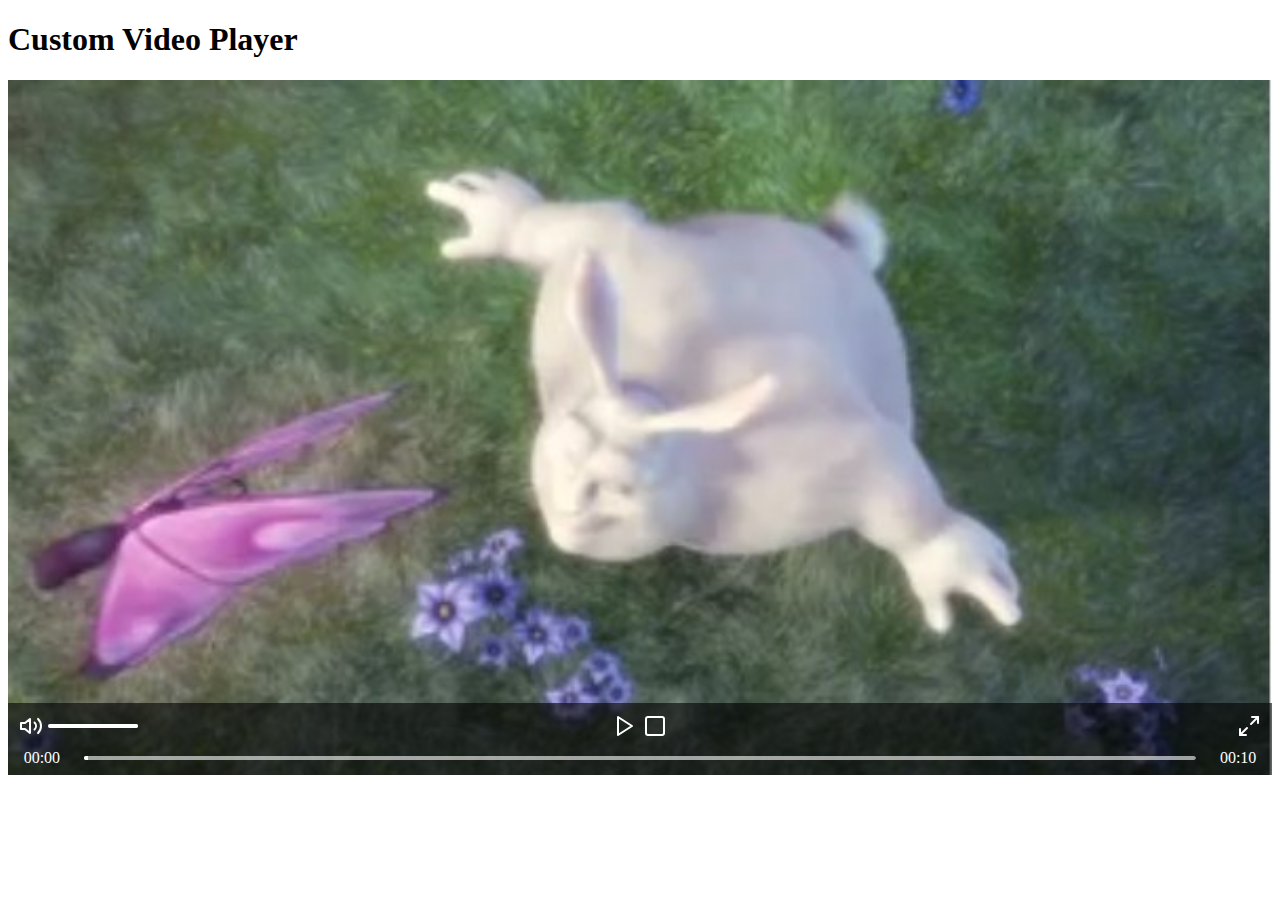
<file: 01.Custom_video_player/index.html>
<!DOCTYPE html>

<html lang="en">
<head>
    <meta charset="UTF-8">
    <meta name="viewport" content="width=device-width, initial-scale=1, shrink-to-fit=no">
    <link rel="stylesheet" href="styles/styles.css">
    <title>Custom Video Player</title>
</head>
<body>
<section>
    <h1>Custom Video Player</h1>
    <div id="video-wrapper"></div>
</section>

<script src="scripts/video.js"></script>
<script src="scripts/index.js"></script>

</body>
</html>
</file>
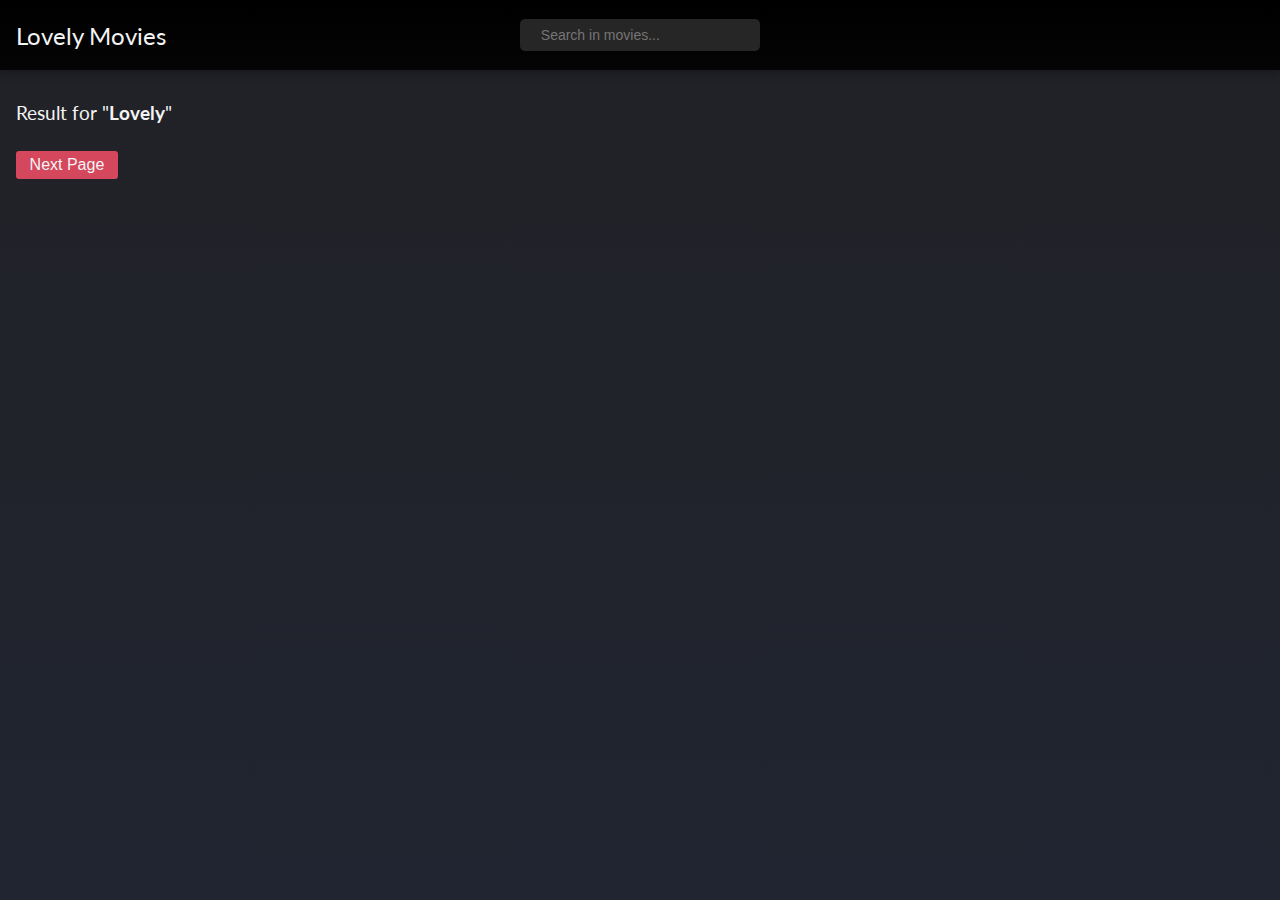
<file: 02.Lovely_movies/index.html>
<!DOCTYPE html>
<html lang="en">
<head>
    <meta charset="UTF-8">
    <meta name="viewport" content="width=device-width, initial-scale=1, shrink-to-fit=no">
    <link href="https://fonts.googleapis.com/css?family=Lato:300,400,400i,700&display=swap" rel="stylesheet">
    <link rel="stylesheet" href="styles/style.css">
    <title>Lovely Movies</title>
    <!--    http://www.omdbapi.com/?s=irishman&apiKey=3ef4ab9e -->
</head>
<body>
<header class="main-header">
    <h1 class="main-header__branding">Lovely Movies</h1>
    <div class="main-header__search">
        <span class="loader"></span>
        <input type="search" placeholder="Search in movies..."
               autocomplete="off" id="search">
    </div>
</header>
<main class="content">
    <section class="content__result">
        <h3>Result for "<strong id="search-trend">Lovely</strong>"&nbsp;<span id="page-number"></span></h3>
        <span class="loader"></span>
        <div class="content__result__list" id="result-wrapper"></div>
        <button class="content__result__next-btn" id="next-btn">Next Page</button>
    </section>
    <section class="movie-details" id="id-details-wrapper">
        <span class="movie-details__close">×</span>
    </section>
</main>
<footer class="main-footer"></footer>
<script src="scripts/services.js"></script>
<script src="scripts/index.js"></script>
</body>
</html>
</file>
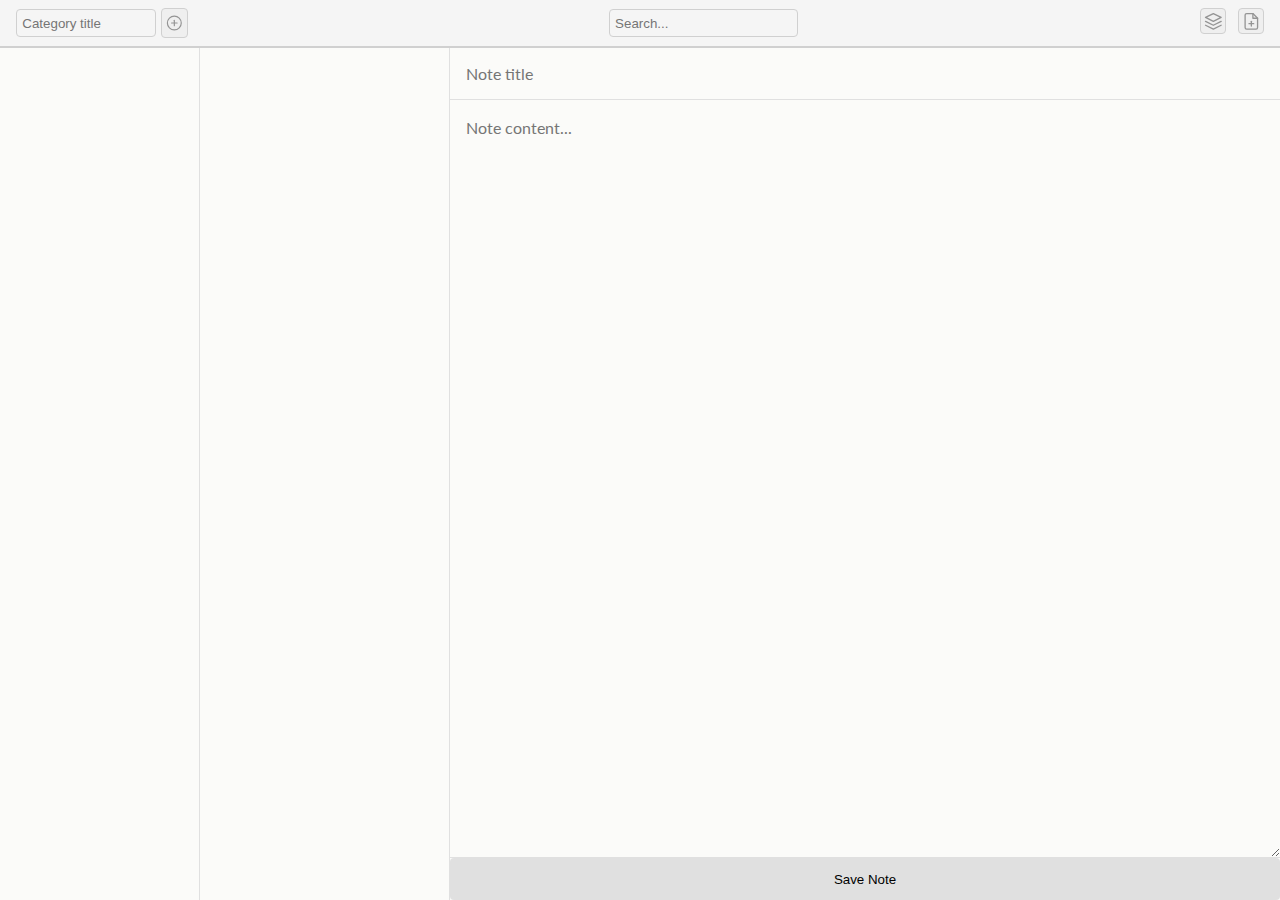
<file: 03.Notes_App/index.html>
<!DOCTYPE html>
<html lang="en">
<head>
    <meta charset="UTF-8">
    <meta name="viewport" content="width=device-width, initial-scale=1, shrink-to-fit=no">
    <link rel="stylesheet" href="styles/styles.css">
    <link href="https://fonts.googleapis.com/css?family=Lato:300,400,400i,700&display=swap" rel="stylesheet">
    <title>Notes App</title>
</head>
<body>
<div id="note-app">
    <header class="toolbox">
        <form id="add-category-form">
            <div class="input-field">
                <input type="text" placeholder="Category title">
            </div>
            <button type="submit"
                    class="icon-button toolbox__btn"
                    title="Add New Category">
                <svg viewBox="0 0 24 24" fill="none" stroke="currentColor"
                     stroke-width="2" stroke-linecap="round" stroke-linejoin="round">
                    <circle cx="12" cy="12" r="10"></circle>
                    <line x1="12" y1="8" x2="12" y2="16"></line>
                    <line x1="8" y1="12" x2="16" y2="12"></line>
                </svg>
            </button>
        </form>

        <div class="input-field">
            <span class="icon"></span>
            <input type="search" placeholder="Search..." id="search-input">
        </div>

        <div class="actions">
            <button class="icon-button toolbox__btn"
                    title="Show All Notes"
                    id="show-all-notes">
                <svg viewBox="0 0 24 24" fill="none" stroke="currentColor"
                     stroke-width="2" stroke-linecap="round" stroke-linejoin="round">
                    <polygon points="12 2 2 7 12 12 22 7 12 2"></polygon>
                    <polyline points="2 17 12 22 22 17"></polyline>
                    <polyline points="2 12 12 17 22 12"></polyline>
                </svg>

            </button>
            <button class="icon-button toolbox__btn"
                    title="Add New Note"
                    id="new-note-btn">
                <svg viewBox="0 0 24 24" fill="none" stroke="currentColor"
                     stroke-width="2" stroke-linecap="round" stroke-linejoin="round">
                    <path d="M14 2H6a2 2 0 0 0-2 2v16a2 2 0 0 0 2 2h12a2 2 0 0 0 2-2V8z"></path>
                    <polyline points="14 2 14 8 20 8"></polyline>
                    <line x1="12" y1="18" x2="12" y2="12"></line>
                    <line x1="9" y1="15" x2="15" y2="15"></line>
                </svg>
            </button>
        </div>
    </header>
    <main>
        <section id="categories-list"></section>

        <section id="notes-list"></section>

        <section id="note-editor">
            <form id="note-add-edit-form">
                <input type="text" name="note-title"
                       autocomplete="off"
                       placeholder="Note title"/>
                <textarea name="note-content" id="note-content" placeholder="Note content..."></textarea>
                <button type="submit">Save Note</button>
            </form>
        </section>

    </main>
</div>
<script src="scripts/note.js"></script>
<script src="scripts/note-dom-helper.js"></script>
<script src="scripts/index.js"></script>
</body>
</html>
</file>
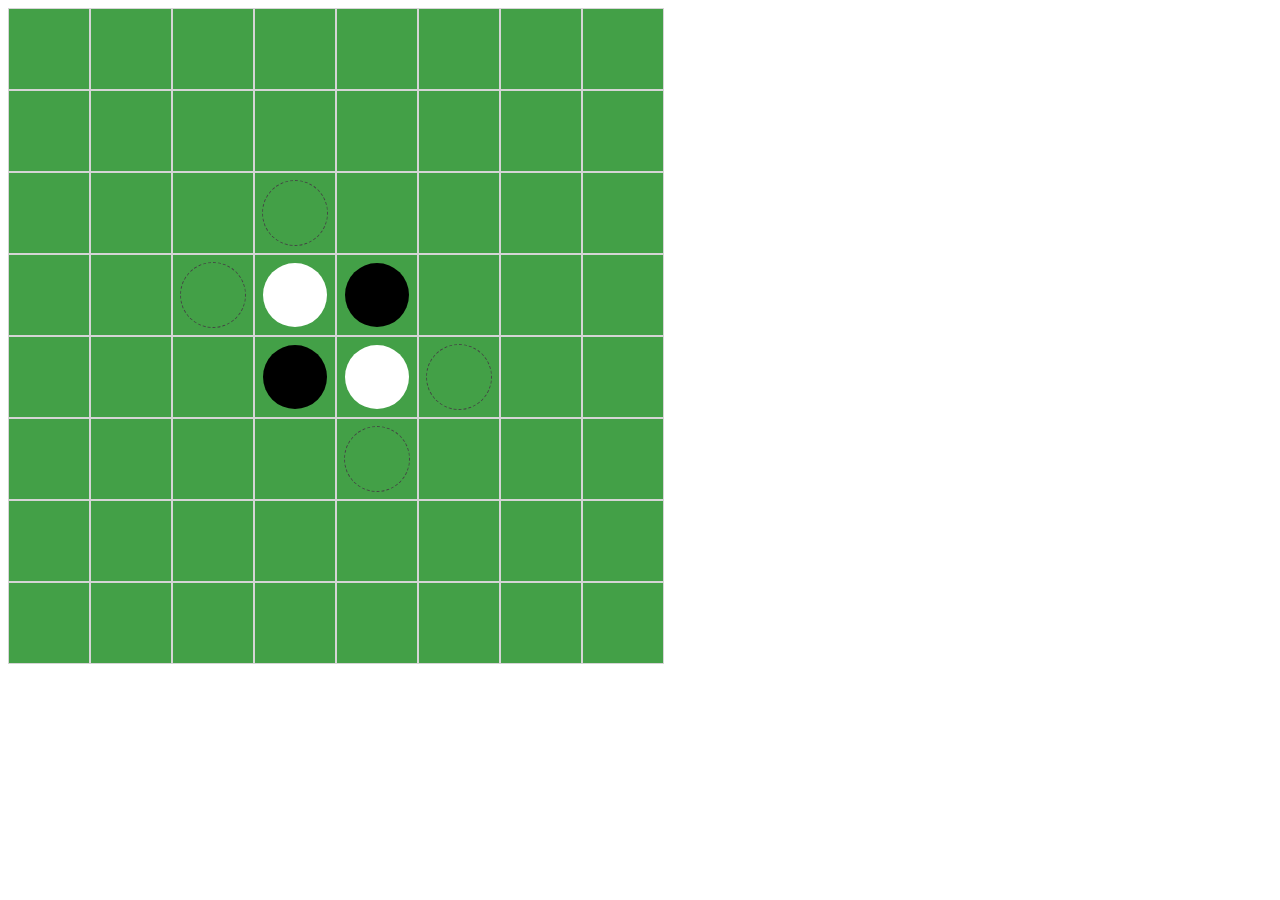
<file: 04.Othello_board_game/index.html>
<!DOCTYPE html>
<html lang="en">
<head>
    <meta charset="UTF-8">
    <meta name="viewport" content="width=device-width, initial-scale=1, shrink-to-fit=no">
    <title>Othello Board Game</title>
</head>
<body>
<section>
    <div id="othello"></div>
    <div id="result"></div>

</section>
<script src="scripts/cell.js"></script>
<script src="scripts/board.js"></script>
<script src="scripts/index.js"></script>
</body>
</html>
</file>
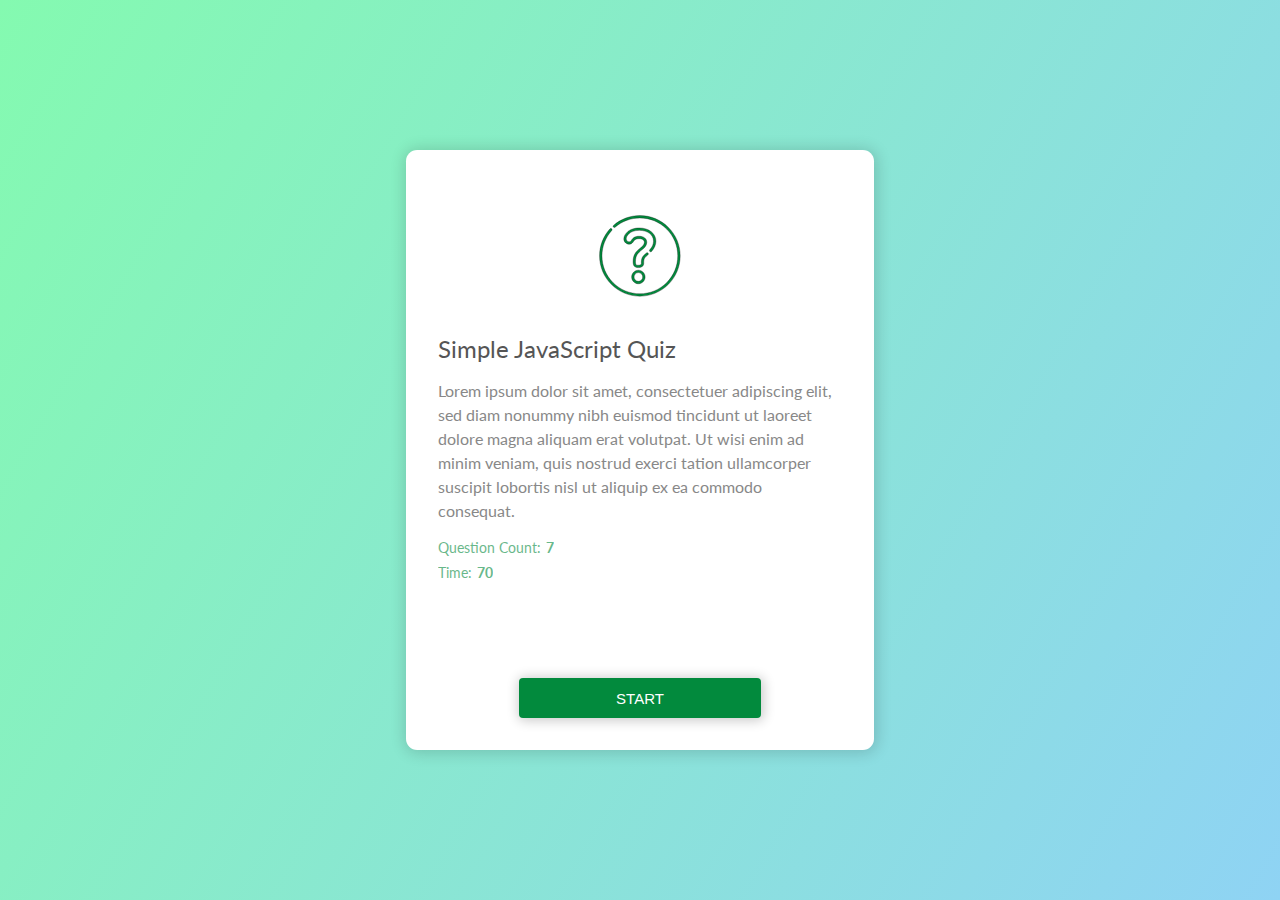
<file: 05.Quiz_app/index.html>
<!DOCTYPE html>
<html lang="en">
<head>
    <meta charset="UTF-8">
    <meta name="viewport" content="width=device-width, initial-scale=1, shrink-to-fit=no">
    <link href="https://fonts.googleapis.com/css?family=Lato:300,400,400i,700&display=swap" rel="stylesheet">
    <link rel="stylesheet" href="styles/styles.css">
    <title>Simple Quiz</title>
</head>
<body>
<div id="quiz-app">

    <section class="center-card quiz-details" id="quiz-details">
        <div class="quiz-details__question-icon">
            <svg viewBox="-10 -10 540 540" width="85px" height="85px">
                <path d="m437.019531 74.980469c-48.351562-48.351563-112.640625-74.980469-181.019531-74.980469-61.554688 0-121.039062 22.160156-167.5 62.402344-3.175781 2.75-3.519531 7.554687-.769531 10.726562 2.75 3.175782 7.550781 3.519532 10.726562.769532 43.695313-37.847657 99.644531-58.691407 157.542969-58.691407 64.316406 0 124.785156 25.046875 170.265625 70.527344s70.527344 105.949219 70.527344 170.265625-25.046875 124.785156-70.527344 170.265625-105.949219 70.527344-170.265625 70.527344-124.785156-25.046875-170.265625-70.527344-70.527344-105.949219-70.527344-170.265625c0-59.824219 22.082031-117.175781 62.183594-161.484375 2.816406-3.113281 2.574219-7.921875-.539063-10.742187-3.113281-2.816407-7.921874-2.578126-10.738281.539062-42.632812 47.109375-66.113281 108.082031-66.113281 171.6875 0 68.378906 26.628906 132.667969 74.980469 181.019531 48.351562 48.351563 112.640625 74.980469 181.019531 74.980469s132.667969-26.628906 181.019531-74.980469c48.351563-48.351562 74.980469-112.640625 74.980469-181.019531s-26.628906-132.667969-74.980469-181.019531zm0 0"/>
                <path d="m246.332031 347.125c-23.480469 0-42.585937 19.3125-42.585937 43.046875s19.105468 43.046875 42.585937 43.046875c11.527344 0 22.382813-4.585938 30.566407-12.917969 7.929687-8.074219 12.480468-19.054687 12.480468-30.128906 0-11.378906-4.511718-22.15625-12.699218-30.347656-8.191407-8.1875-18.96875-12.699219-30.347657-12.699219zm0 70.886719c-15.097656 0-27.378906-12.488281-27.378906-27.839844s12.28125-27.839844 27.378906-27.839844c15.089844 0 27.835938 12.75 27.835938 27.839844s-12.746094 27.839844-27.835938 27.839844zm0 0"/>
                <path d="m319.605469 228.371094c3.167969 2.765625 7.96875 2.4375 10.730469-.726563 18.324218-20.992187 27.617187-42.96875 27.617187-65.316406 0-23.566406-10.585937-44.929687-29.804687-60.152344-19.320313-15.300781-45.539063-23.386719-75.828126-23.386719-37.46875 0-60.644531 12.648438-73.484374 23.257813-15.527344 12.828125-24.800782 30.03125-24.800782 46.015625 0 10.390625 4.253906 19.542969 11.980469 25.773438 6.359375 5.128906 14.828125 8.070312 23.242187 8.070312 14.496094 0 20.851563-9.371094 25.957032-16.902344 6.46875-9.535156 12.574218-18.542968 35.71875-18.542968 7.933594 0 33.820312 1.710937 33.820312 23.695312 0 16.59375-15.339844 28.371094-28.875 38.761719-3.34375 2.5625-6.5 4.988281-9.445312 7.488281-15.585938 13.433594-33.480469 34.183594-33.480469 75.726562 0 23.074219 5.597656 38.445313 32.921875 38.445313 12.101562 0 21.238281-2.742187 27.15625-8.148437 4.96875-4.539063 7.597656-10.878907 7.597656-18.335938 0-22.414062 0-33.664062 22.859375-51.542969l.390625-.304687c1.007813-.785156 2.171875-1.695313 3.453125-2.730469 3.269531-2.636719 3.78125-7.421875 1.144531-10.691406-2.636718-3.269531-7.421874-3.78125-10.691406-1.144531-1.214844.980468-2.3125 1.835937-3.261718 2.578124l-.402344.3125c-27.367188 21.40625-28.699219 37.292969-28.699219 63.527344 0 3.371094 0 11.273438-19.546875 11.273438-9.546875 0-12.453125-1.996094-13.917969-3.738282-2.554687-3.035156-3.796875-9.414062-3.796875-19.5 0-35.160156 14.257813-52.1875 28.15625-64.167968 2.621094-2.222656 5.632813-4.535156 8.824219-6.984375 15.511719-11.910157 34.824219-26.734375 34.824219-50.824219 0-23.632812-19.246094-38.902344-49.03125-38.902344-31.203125 0-41.085938 14.574219-48.304688 25.214844-4.933594 7.277344-7.183594 10.230469-13.371094 10.230469-8.042968 0-20.011718-4.964844-20.011718-18.636719 0-8.878906 5.0625-22.550781 19.277344-34.292969 10.921874-9.019531 30.851562-19.777343 63.800781-19.777343 53.242187 0 90.421875 28.101562 90.421875 68.335937 0 18.5625-8.027344 37.171875-23.863282 55.316406-2.765624 3.164063-2.4375 7.964844.722657 10.726563zm0 0"/>
            </svg>
        </div>
        <h2 class="quiz-details__title"></h2>
        <p class="quiz-details__description"></p>
        <div class="quiz-details__meta --qc">
            <span>Question Count:</span><strong>--</strong>
        </div>
        <div class="quiz-details__meta --t">
            <span>Time:</span><strong>--</strong>
        </div>

        <div class="quiz-details__start-btn-wrapper">
            <button class="default-btn quiz-details__start-btn">
                Start
            </button>
        </div>
    </section>

    <section class="center-card questions-card" id="questions-card">
        <div class="questions-card__progress-wrapper">
            <span class="questions-card__q-count">Question 0/0</span>
            <span class="questions-card__remaining-time">00:00</span>
            <div class="questions-card__progress"><span class="--value"></span></div>
        </div>
        <p class="questions-card__q-title" id="question-title" data-qn="Q 1:"></p>

        <div class="question-card__options">
            <div class="question-card__option __one">
                <input type="radio" name="question-option" id="option-one" value="0"/>
                <label class="question-card__option__value" for="option-one"></label>
            </div>
            <div class="question-card__option __two">
                <input type="radio" name="question-option" id="option-two" value="1"/>
                <label class="question-card__option__value"
                       for="option-two"></label>
            </div>
            <div class="question-card__option __three">
                <input type="radio" name="question-option" id="option-three" value="2"/>
                <label class="question-card__option__value"
                       for="option-three"></label>
            </div>
            <div class="question-card__option __four">
                <input type="radio" name="question-option" id="option-four" value="3"/>
                <label class="question-card__option__value"
                       for="option-four"></label>
            </div>
        </div>

        <div class="question-card-buttons">
            <button class="default-btn question-card-buttons__stop"
                    id="stop-btn">STOP
            </button>
            <button class="default-btn question-card-buttons__next"
                    id="next-btn">NEXT
            </button>
        </div>
    </section>

    <section class="center-card result-card" id="result-card">
        <h2 class="result-card__score" id="score">0</h2>
        <strong class="result-card__score__lbl">Your Score</strong>

        <div class="result-card-buttons">
            <button class="default-btn" id="go-to-home">Go to Home</button>
        </div>
    </section>

</div>
<script src="scripts/quiz.js"></script>
<script src="scripts/elements-helper.js"></script>
<script src="scripts/index.js"></script>
</body>
</html>
</file>
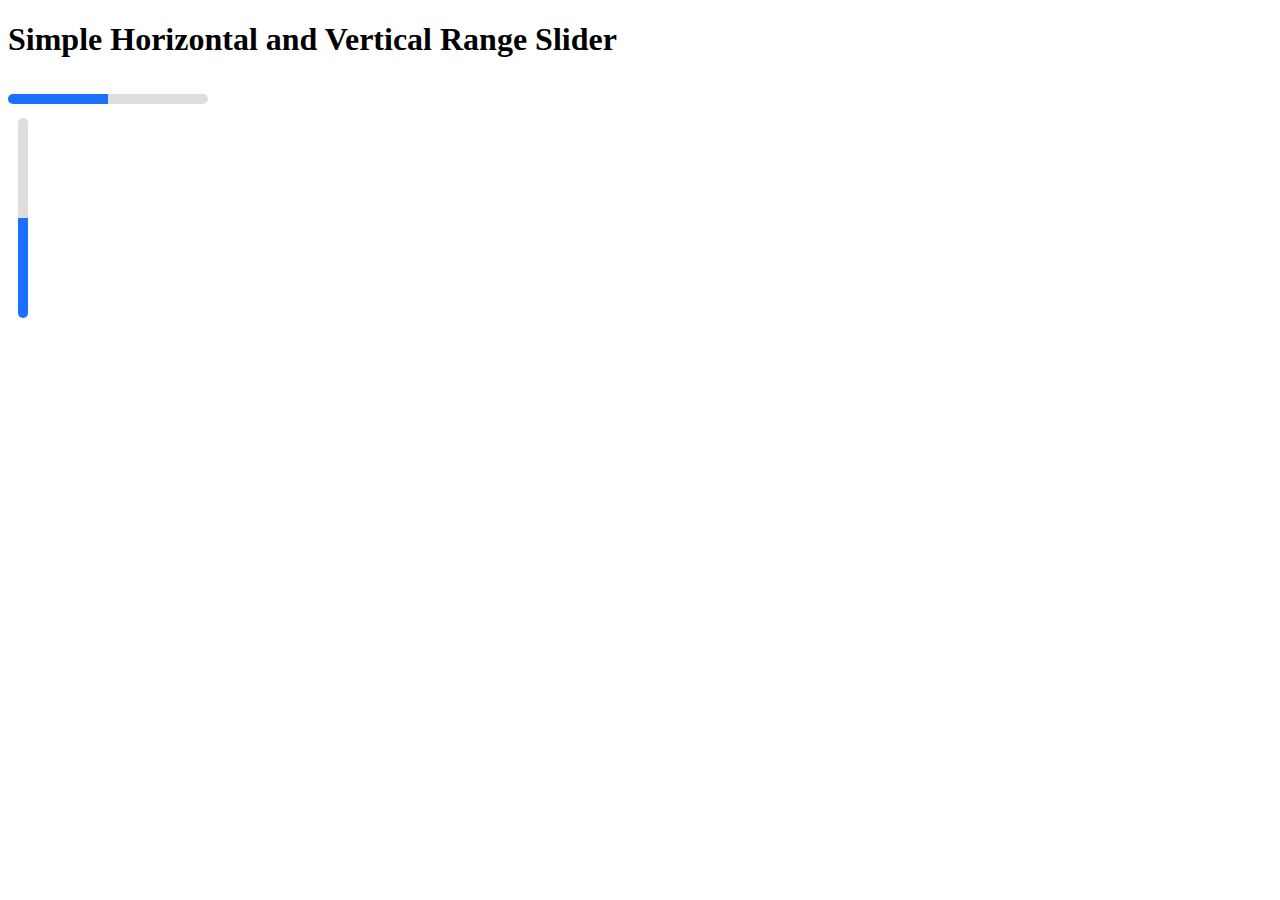
<file: 06.Simle_range_slider/index.html>
<!DOCTYPE html>
<html lang="en">
<head>
    <meta charset="UTF-8">
    <meta name="viewport" content="width=device-width, initial-scale=1, shrink-to-fit=no">
    <link rel="stylesheet" href="styles/styles.css">
    <title>Simple Range</title>
</head>
<body>

<h1>Simple Horizontal and Vertical Range Slider</h1>
<div id="simple-range"></div>
<div id="simple-range-vertical"></div>
<script src="scripts/simple-range-slider.js"></script>
<script src="scripts/index.js"></script>
</body>
</html>
</file>
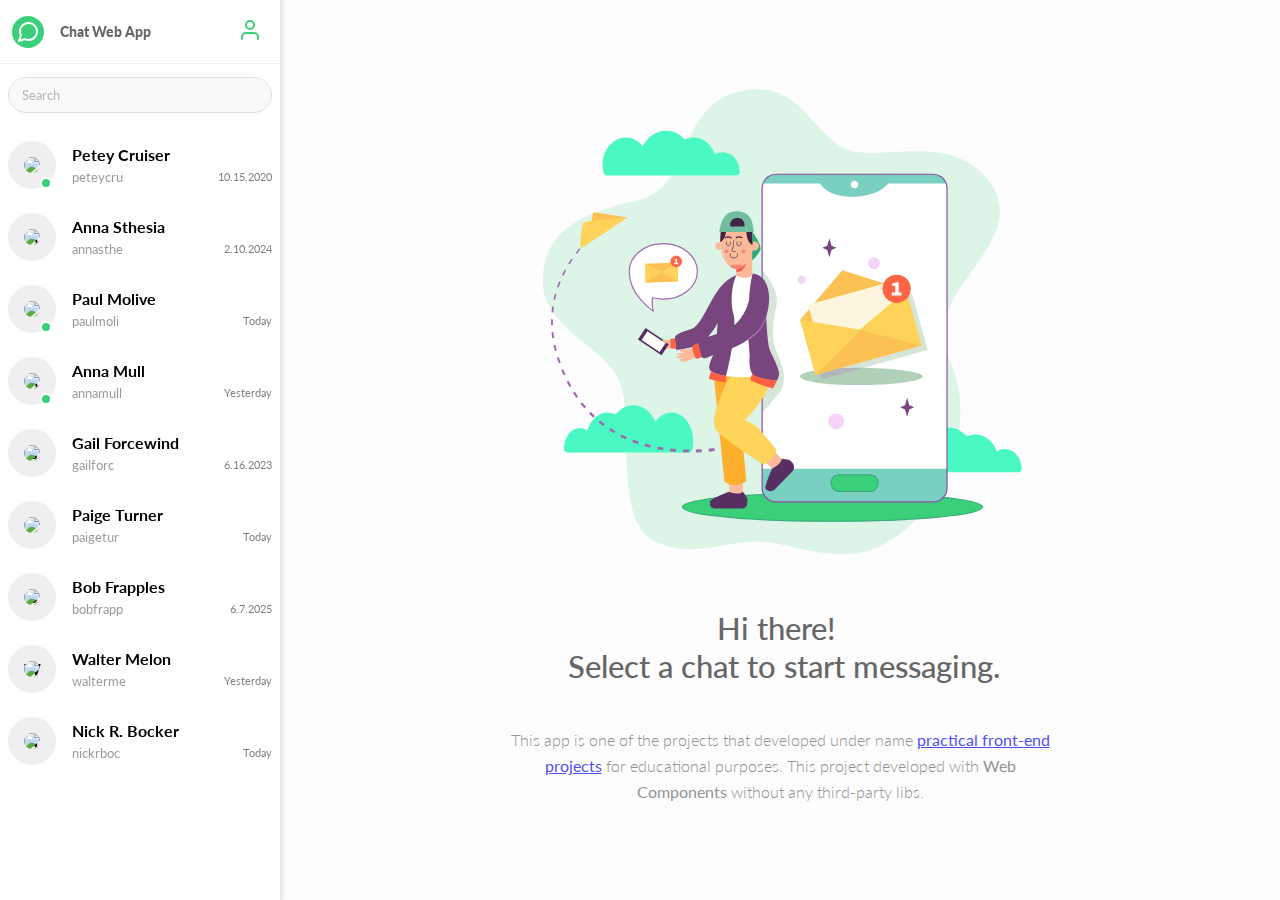
<file: 07.Web_chat_app/index.html>
<!DOCTYPE html>
<html lang="en">
<head>
    <meta charset="UTF-8">
    <meta name="viewport" content="width=device-width, initial-scale=1, shrink-to-fit=no">
    <link href="https://fonts.googleapis.com/css?family=Lato:300,400,400i,700,900&display=swap" rel="stylesheet">
    <link rel="stylesheet" href="styles/styles.css">
    <title>Web Chat App</title>
</head>
<body>

<div id="chat-web-app">
    <div class="sidebar">
        <app-brand></app-brand>
        <authed-user hidden></authed-user>
        <chats-list></chats-list>
    </div>
    <chat-box hidden></chat-box>
</div>

<script src="components/component.js"></script>
<script src="scripts/recorder.js"></script>
<script src="scripts/data-factory.js"></script>
<script src="scripts/chat-app.js"></script>
<script src="components/authed-user.js"></script>
<script src="components/app-brand.js"></script>
<script src="components/chats-list.js"></script>
<script src="components/active-chat.js"></script>
<script src="components/new-message.js"></script>
<script src="components/chat-message.js"></script>
<script src="components/chat-box.js"></script>
<script src="components/chat-list-item.js"></script>
<script src="scripts/index.js"></script>
</body>
</html>
</file>
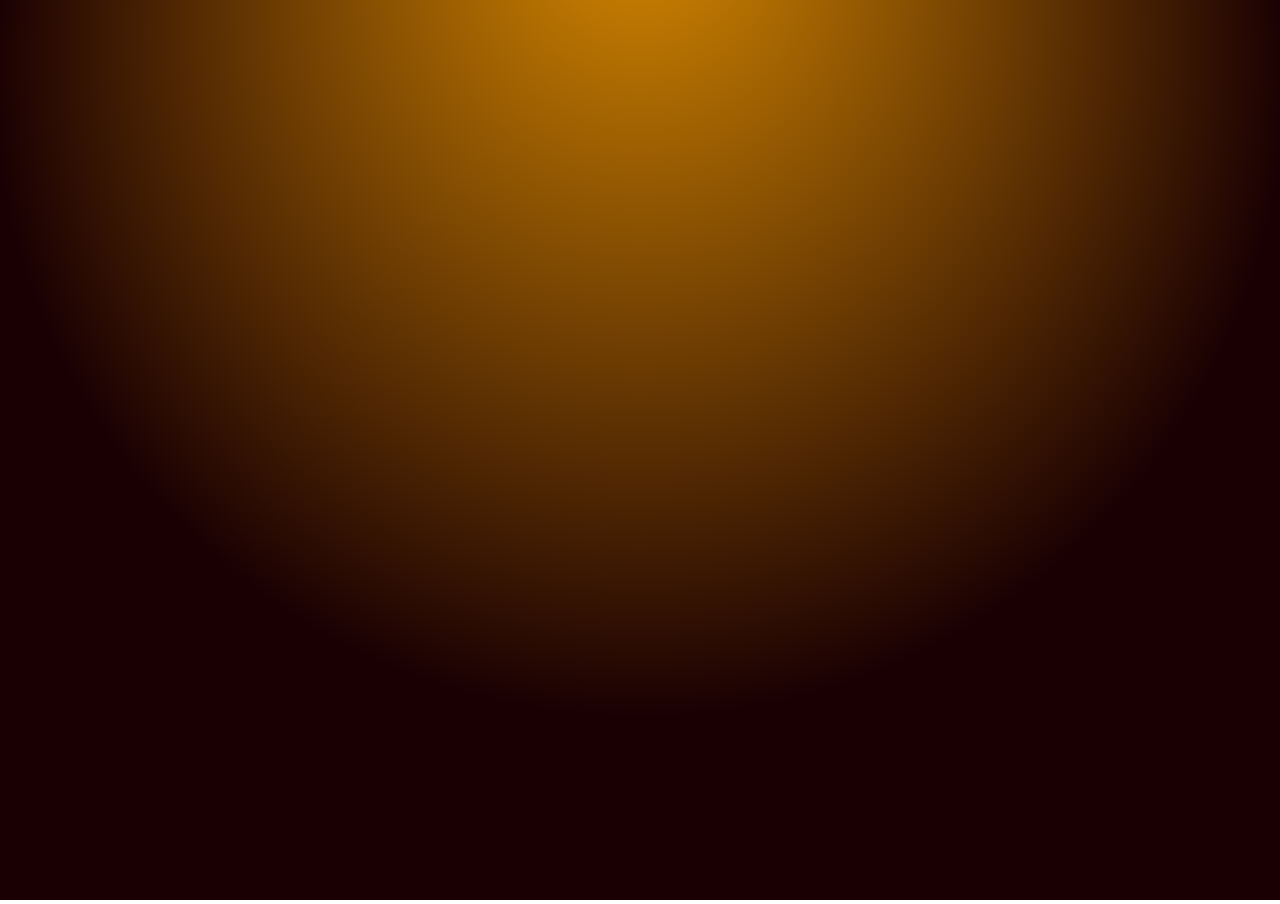
<file: 08.Canvas_Wallpaper/index.html>
<!DOCTYPE html>
<html lang="en">
<head>
    <meta charset="UTF-8">
    <meta name="viewport" content="width=device-width, initial-scale=1, shrink-to-fit=no">
    <link rel="stylesheet" href="styles/styles.css">
    <title>Canvas Wallpaper Tutorial</title>
</head>
<body>
<canvas id="canvas"></canvas>
<script src="scripts/circle.js"></script>
<script src="scripts/index.js"></script>
</body>
</html>
</file>
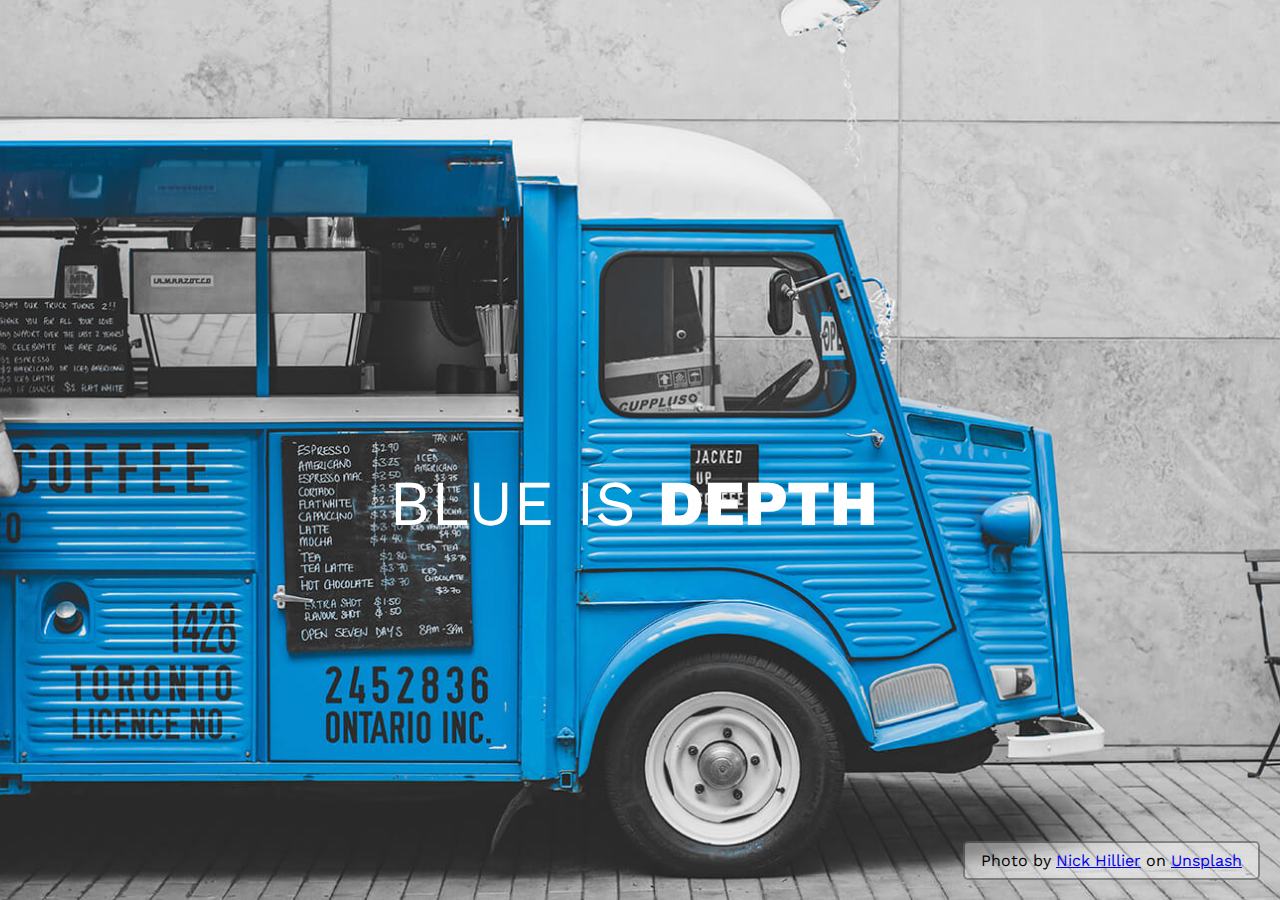
<file: 09.Split_screen/index.html>
<!DOCTYPE html>

<html lang="en">

<head>
    <meta charset="UTF-8">
    <meta name="viewport" content="width=device-width, initial-scale=1.0">
    <title>Split Screen</title>
    <link rel="stylesheet" href="style/style.css">
</head>

<body>
    <div class="container">
        <div class="split left">
            <h2>
                blue is <strong>depth</strong>
            </h2>
        </div>
        <div class="split right">
            <h2>
              black is <strong>power</strong>
            </h2>
        </div>
    </div>

    <div class="credit">Photo by <a href="https://unsplash.com/@nhillier">Nick Hillier</a> on <a
            href="https://unsplash.com/">Unsplash</a></div>

    <script src="scripts/main.js"></script>
</body>

</html>
</file>
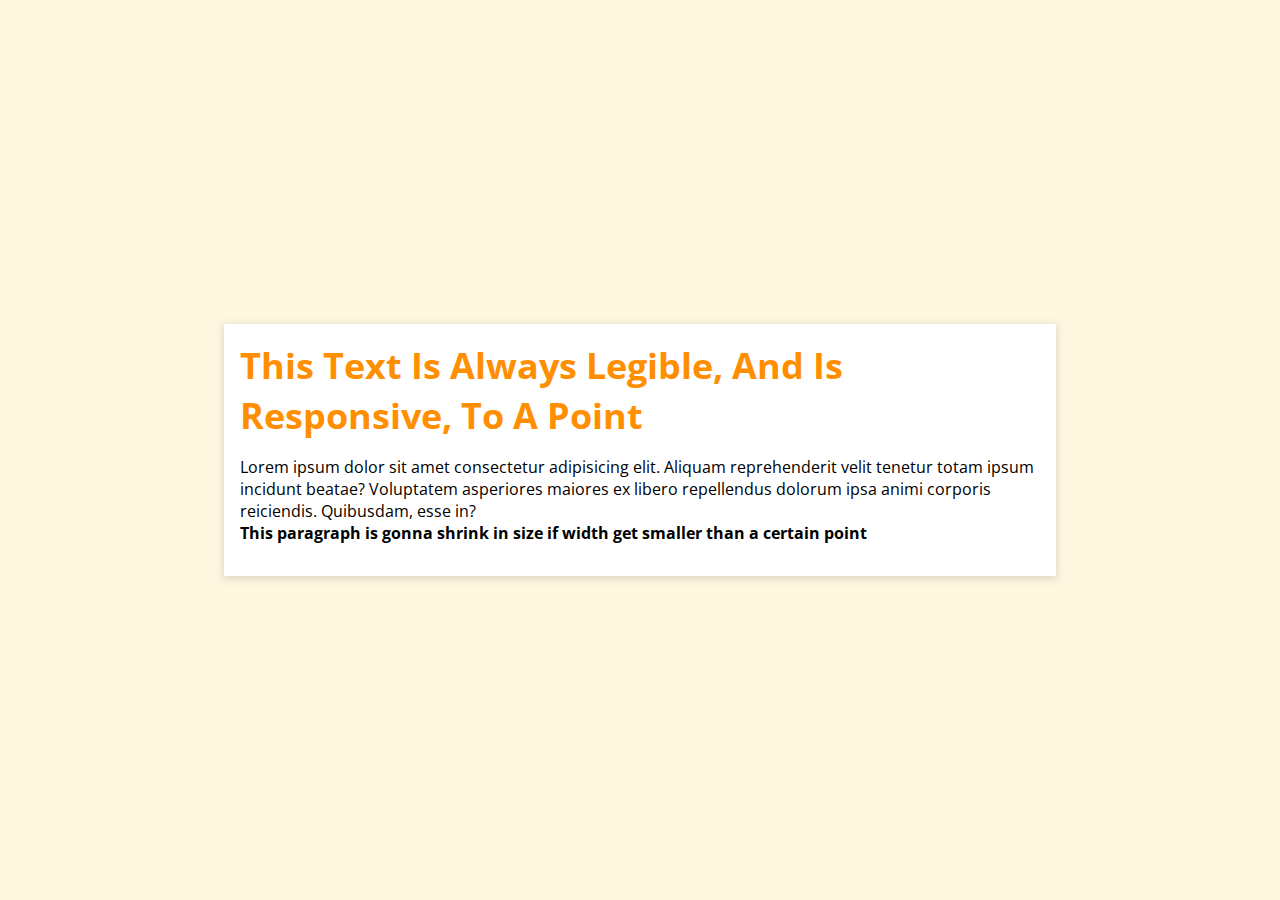
<file: 10.Responsive_font_size/index.html>
<!DOCTYPE html>
<html lang="en">
  <head>
    <meta charset="UTF-8" />
    <meta name="viewport" content="width=device-width, initial-scale=1.0" />
    <title>Responsive Font Size Using min(), max()</title>
    <link rel="stylesheet" href="style/style.css" />
  </head>
  <body>
    <div class="card">
      <h1 class="card-title">
        This text is always legible, and is responsive, to a point
      </h1>
      <p>
        Lorem ipsum dolor sit amet consectetur adipisicing elit. Aliquam
        reprehenderit velit tenetur totam ipsum incidunt beatae? Voluptatem
        asperiores maiores ex libero repellendus dolorum ipsa animi corporis
        reiciendis. Quibusdam, esse in?
        <br>
        <strong>
          This paragraph is gonna shrink in size if width get smaller than a certain point
        </strong>
      </p>
    </div>
  </body>
</html>
</file>
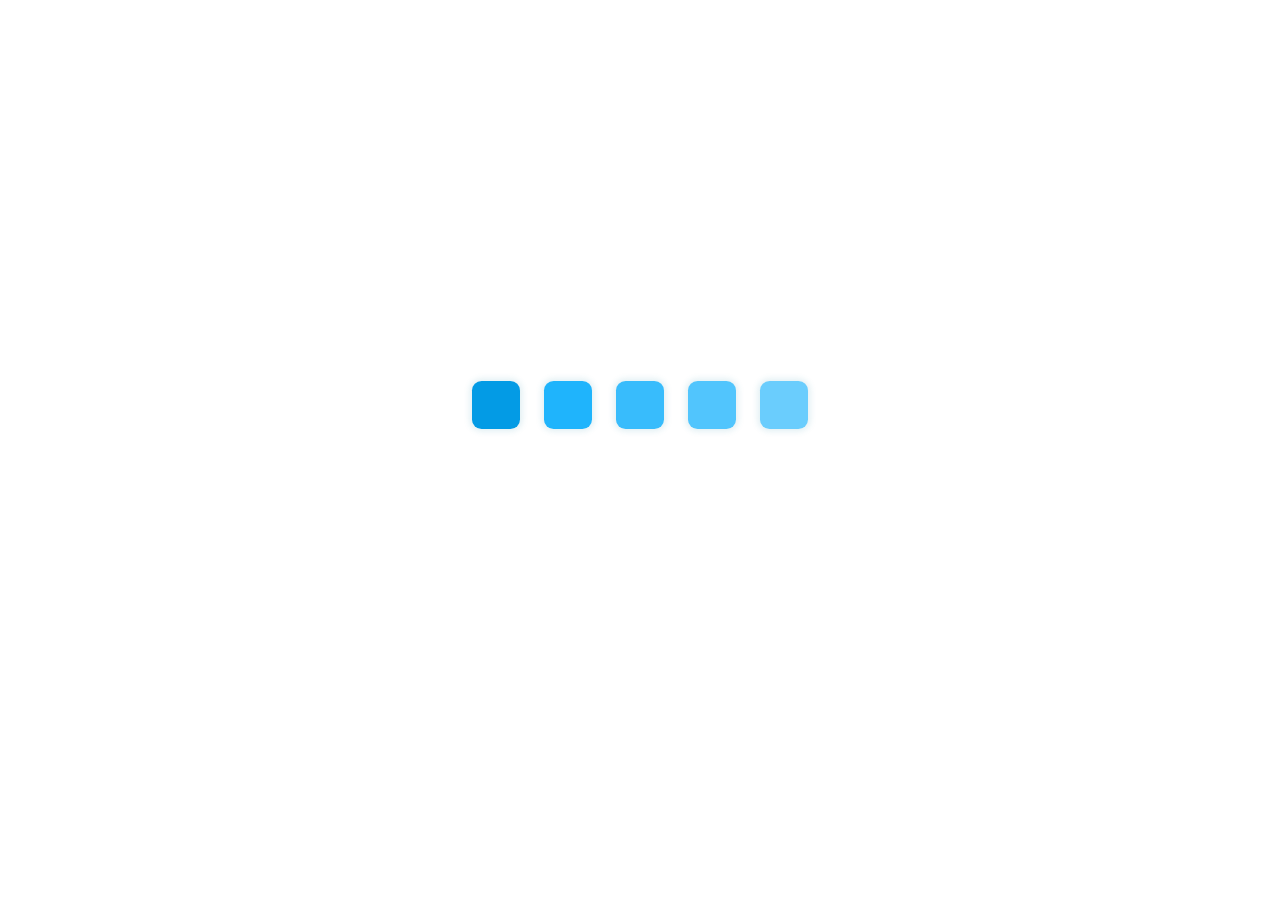
<file: 11.Css_Escape_Loading_Animation/index.html>
<!DOCTYPE html>
<html lang="en">
<head>
    <meta charset="UTF-8">
    <meta name="viewport" content="width=device-width, initial-scale=1, shrink-to-fit=no">
    <link rel="stylesheet" href="styles/styles.css">
    <title>CSS Escape Loading Animation</title>
</head>
<body>

<div class="loading-container">
    <div class="box-loading">
        <div class="box"></div>
        <div class="box"></div>
        <div class="box"></div>
        <div class="box"></div>
        <div class="box"></div>
    </div>
</div>
</body>
</html>
</file>
<file: 01.Custom_video_player/styles/styles.css>
* {
    box-sizing: border-box;
}

.m-video {
    position: relative;
    display: flex;
    flex-direction: column;
    justify-content: center;
    align-items: center;

    --progress-color: red;
}

.m-video video {
    width: 100%;
    max-width: 100%;
}

.m-video video::-webkit-media-controls-enclosure,
.m-video video::-webkit-media-controls {
    display: none !important;
}

.m-video input[type="range"] {
    height: 4px;
    -webkit-appearance: none;
    outline: none;
    background: transparent;
    overflow: hidden;
    cursor: pointer;
    border-radius: 4px;
}

.m-video .v-controls {
    background: rgba(0, 0, 0, .6);
    padding: .5rem;
    color: #fff;
    display: flex;
    flex-direction: column;
    flex-wrap: nowrap;
    width: 100%;
}

.m-video .v-controls.--fs-abs,
.m-video .v-controls.--absolute {
    position: absolute;
    width: 100%;
    left: 0;
    bottom: 0;
}

.m-video.playing .v-controls.--absolute.--auto-hide,
.m-video .v-controls:not(.--absolute).--fs-abs {
    opacity: 0;
    transition: .3s;
}

.m-video .v-controls:hover.--absolute.--auto-hide,
.m-video .v-controls:hover.--fs-abs {
    opacity: 1;
}

.m-video .v-controls svg {
    width: 24px;
    height: 24px;
    fill: none;
    stroke: #fff;
    stroke-width: 2;
    stroke-linecap: round;
    stroke-linejoin: round;
}

.m-video button {
    outline: none;
    background: transparent;
    border: none;
    cursor: pointer;
    width: 30px;
    height: 30px;
    padding: 0;
    margin: 0;
    display: inline-flex;
    justify-content: center;
    align-items: center;
    box-shadow: none;
}

.m-video button:focus,
.m-video button::-moz-focus-inner {
    border: 0;
    outline: none;
}


/* Slider in Chrome, Firefox, and Opera */
.m-video input[type="range"]::-webkit-slider-runnable-track {
    background: rgba(255, 255, 255, 0.6);
    height: 4px;
    border-radius: 4px;
    border: 0;
    width: 100%;
}

.m-video input[type="range"]::-moz-range-track {
    background: rgba(255, 255, 255, 0.6);
    height: 4px;
    border-radius: 4px;
    border: 0;
    width: 100%;
}

.m-video input[type="range"]::-ms-track {
    background: rgba(255, 255, 255, 0.6);
    height: 4px;
    border-radius: 4px;
    border: 0;
    width: 100%;
}

.m-video input[type="range"]::-ms-fill-lower {
    background: var(--progress-color, red);
}

.m-video input[type="range"]::-moz-range-progress {
    background: var(--progress-color, red);
}

.m-video input[type="range"]::-webkit-slider-thumb {
    -webkit-appearance: none;
    background: var(--progress-color, red);
    width: 4px;
    height: 4px;
    margin-top: 0;
    border-radius: 50%;
    cursor: pointer;
}

.m-video input[type="range"]::-moz-range-thumb {
    -moz-appearance: none;
    background: var(--progress-color, red);
    width: 4px;
    height: 4px;
    margin-top: 0;
    border-radius: 50%;
    cursor: pointer;
}

.m-video input[type="range"]::-ms-thumb {
    background: var(--progress-color, red);
    width: 4px;
    height: 4px;
    margin-top: 0;
    border-radius: 50%;
    cursor: pointer;
}

.m-video input[type="range"]::-webkit-slider-thumb {
    box-shadow: -1200px 0 0 1200px var(--progress-color, red);
    outline: none;
    border: 0;
}

.m-video .v-controls__btns {
    display: flex;
    flex-wrap: nowrap;
    justify-content: space-between;
    align-items: center;
}

.m-video .v-controls__btns .v-controls__btns__sound {
    width: 30%;
    flex: 0 0 30%;
    display: flex;
    justify-content: flex-start;
    align-items: center;
}

.m-video .v-controls__btns .v-controls__btns__sound input[type="range"] {
    max-width: 90px;
}

.m-video .v-controls__btns .v-controls__btns_play {
    width: 40%;
    flex: 0 0 40%;
    display: flex;
    justify-content: center;
    align-items: center;
}

.m-video .v-controls__btns .v-controls__btns_fs {
    width: 30%;
    flex: 0 0 30%;
    display: flex;
    justify-content: flex-end;
}

.m-video .v-controls .v-controls__timing {
    display: flex;
    justify-content: center;
    align-items: center;
    margin-top: .5rem;
}

.m-video .v-controls .v-controls__timing input[type="range"] {
    width: 100%;
    margin: 0 1rem;
}

.m-video .v-controls .v-controls__timing span {
    text-align: center;
    width: 58px;
    display: inline-block;
}
</file>
<file: 06.Simle_range_slider/styles/styles.css>
.simple-slider {
    --slider-path-diameter: 6px;
    --slider-handler-size: 14px;
    --slider-path-color: #ddd;
    --slider-progress-color: #1c70ff;
    --slider-loading-progress-color: #ccc;

    position: relative;
    display: block;
    width: 100%;
    padding: calc(8px / 1) 0;
    padding: calc(var(--slider-path-diameter, 8px) / 1) 0;
}

.simple-slider.--vertical {
    display: inline-block;
    width: auto;
    padding: 0 calc(8px / 1);
    padding: 0 calc(var(--slider-path-diameter, 8px) / 1);
}

.simple-slider__path {
    display: inline-block;
    width: 100%;
    height: 8px;
    height: var(--slider-path-diameter, 8px);
    background-color: var(--slider-path-color, #ddd);
    border-radius: 25px;
    position: relative;
    cursor: pointer;
    overflow: hidden;
}

.simple-slider.--vertical .simple-slider__path {
    height: 100%;
    width: 8px;
    width: var(--slider-path-diameter, 8px);
    margin: 0 auto;
}

.simple-slider__loading-progress,
.simple-slider__progress {
    position: absolute;
    left: 0;
    width: 0;
    height: 100%;
    background-color: var(--slider-progress-color, #1c70ff);
    max-width: 100% !important;
    z-index: 1;
}

.simple-slider.--vertical .simple-slider__loading-progress,
.simple-slider.--vertical .simple-slider__progress {
    left: unset;
    bottom: 0;
    width: 100%;
    height: 0;
}

.simple-slider__loading-progress {
    border-radius: 25px;
    z-index: 0;
    background-color: var(--slider-loading-progress-color, #ccc);
}

.simple-slider__handler {
    -webkit-box-sizing: border-box;
    box-sizing: border-box;
    width: 8px;
    width: var(--slider-path-diameter, 8px);
    height: 8px;
    height: var(--slider-path-diameter, 8px);
    background: rgba(174, 196, 221, 0.7);
    border-radius: 50%;
    position: absolute;
    top: 50%;
    left: .5%;
    margin-left: calc(8px * -.5);
    margin-left: calc(var(--slider-path-diameter, 8px) * -.5);
    margin-top: calc(8px * -.5);
    margin-top: calc(var(--slider-path-diameter, 8px) * -.5);
    cursor: pointer;
    -webkit-transition: opacity .1s, visibility .3s, -webkit-box-shadow .3s;
    transition: opacity .1s, visibility .3s, -webkit-box-shadow .3s;
    -o-transition: box-shadow .3s, opacity .1s, visibility .3s;
    transition: box-shadow .3s, opacity .1s, visibility .3s;
    transition: box-shadow .3s, opacity .1s, visibility .3s, -webkit-box-shadow .3s;
    -webkit-transform-origin: center;
    -ms-transform-origin: center;
    transform-origin: center;
    opacity: 0;
    visibility: hidden;
    z-index: 5;
}

.simple-slider.--vertical .simple-slider__handler {
    left: 50%;
    top: unset;
    bottom: 0;
    margin: 0;
    margin-left: calc(8px * -.5);
    margin-left: calc(var(--slider-path-diameter, 8px) * -.5);
    margin-bottom: calc(8px * -.5);
    margin-bottom: calc(var(--slider-path-diameter, 8px) * -.5);

}

.simple-slider:hover .simple-slider__handler,
.simple-slider.--dragging .simple-slider__handler,
.simple-slider__handler:hover {
    -webkit-box-shadow: 0 0 0 calc(var(--slider-handler-size)) rgba(174, 196, 221, 0.7);
    -ms-box-shadow: 0 0 0 calc(var(--slider-handler-size)) rgba(174, 196, 221, 0.7);
    box-shadow: 0 0 0 calc(var(--slider-handler-size)) rgba(174, 196, 221, 0.7);
    background: var(--slider-progress-color, #1c70ff);
    opacity: 1;
    visibility: visible;
    -webkit-transition: opacity .2s, visibility .2s, -webkit-box-shadow .4s;
    transition: opacity .2s, visibility .2s, -webkit-box-shadow .4s;
    -o-transition: box-shadow .4s, opacity .2s, visibility .2s;
    transition: box-shadow .4s, opacity .2s, visibility .2s;
    transition: box-shadow .4s, opacity .2s, visibility .2s, -webkit-box-shadow .4s;
}
</file>
<file: 09.Split_screen/style/style.css>
@import url('https://fonts.googleapis.com/css2?family=Work+Sans:wght@400;800&display=swap');

:root {
  --hover-width: 99%;
  --other-width: 1%;
  --font-family: "Work Sans", sans-serif
}

html,
body {
  padding: 0;
  margin: 0;
  font-family: var(--font-family);
  width: 100%;
  height: 100%;
  overflow-x: hidden;
  text-decoration: none;
  box-sizing: border-box;
}

h2 {
  text-transform: uppercase;
  font-size: 4rem;
  font-weight: normal;
  color: #fff;
  position: absolute;
  left: 50%;
  top: 50%;
  transform: translate(-50%, -50%);
  white-space: nowrap;
  z-index: 1;
}
h2 strong {
    font-weight: 800;
}

.container {
  background: url("../static/img/bg-bw.jpg") no-repeat;
  background-attachment: fixed;
  background-position: center;
  background-size: cover;
  position: relative;
  width: 100%;
  height: 100%;
}

.split {
  position: absolute;
  width: 50%;
  height: 100%;
  overflow: hidden;
}

.split.left:before {
  content: "";
  position: absolute;
  background: url("../static/img/bg-colored.jpg") no-repeat;
  background-attachment: fixed;
  background-position: center;
  background-size: cover;
  top: 0;
  right: 0;
  bottom: 0;
  left: 0;
}

.split.right {
  right: 0;
}

.split.left,
.split.right {
  transition: 1000ms all ease-in-out;
}

.split.left *,
.split.right * {
  opacity: 0;
  transition: 1000ms all ease-out;
}

.hover-left .left {
  width: var(--hover-width);
}

.hover-left .left * {
  opacity: 1;
}
.hover-left .right {
  width: var(--other-width);
}

.hover-right .right {
  width: var(--hover-width);
}

.hover-right .right * {
  opacity: 1;
}

.hover-right .left {
  width: var(--other-width);
}

@media (max-width: 800px) {
  h1 {
    font-size: 2rem;
  }
}

.credit {
  position: absolute;
  bottom: 20px;
  right: 20px;
  background: rgba(255, 255, 255, 0.4);
  border: 2px solid rgba(0, 0, 0, 0.4);
  border-radius: 5px;
  color: black;
  padding: 0.5rem 1rem;
}
</file>
<file: 10.Responsive_font_size/style/style.css>
@import url('https://fonts.googleapis.com/css2?family=Open+Sans:wght@400;800&display=swap');

:root {
  --body-bg: #FFF8E1;
  --title-color: #FF8F00;
}
html, body, h1, h2, h3 {
  margin: 0;
  padding: 0;
  box-sizing: border-box;
  font-family: "Open Sans", sans-serif;
}
body {
  background-color: var(--body-bg);
  height: 100vh;
  display: flex;
  align-items: center;
  padding: 0 2rem;
}
.page-title {
  margin: 2rem 0;
  text-align: center;
}
.card {
  width: 800px;
  max-width: 100rem;
  padding: 1rem;
  background-color: white;
  box-shadow: 0 2px 8px 1px rgba(0,0,0,0.15);
  margin: 0 auto;
}
.card-title {
  color: var(--title-color);
  text-transform: capitalize;
  font-size: max(2.85vw, 1.5rem);
}
p {
  font-size: min(2vw, 1rem);
}
</file>
<file: 02.Lovely_movies/styles/style.css>
/** Simple Reset - START */
html {
    box-sizing: border-box;
    font-size: 16px;
    overflow-x: hidden;
}

*, *:before, *:after {
    box-sizing: inherit;
}

body, h1, h2, h3, h4, h5, h6, p, ol, ul {
    margin: 0;
    padding: 0;
    font-weight: normal;
}

ol, ul {
    list-style: none;
}

img {
    max-width: 100%;
    height: auto;
}


/** Global Styles - START */
body {
    margin: 0;
    padding: 0;
    opacity: 0;
    transition: .8s;
    background: rgb(33, 34, 38);
    background: linear-gradient(180deg, rgba(33, 34, 38, 1) 0%, rgba(33, 37, 49, 1) 100%) no-repeat;
    color: #f4f4f4;
    min-height: 100vh;
    font-family: 'Lato', sans-serif;

    --header-height: 70px;
    --footer-height: 0px;
    --result-grid-column: 5;
    --poster-height: calc(100vw / 4);
}

body.loaded {
    opacity: 1;
}

body .loader {
    opacity: 0;
    visibility: hidden;
}

body.loading .loader {
    opacity: 1;
    visibility: visible;
}

/** Animations - START **/
@keyframes loader-anim {
    to {
        transform: rotate(360deg);
    }
}

/** Header - START **/
.main-header {
    padding: 1rem;
    background: rgb(0, 0, 0);
    background: linear-gradient(180deg, rgba(0, 0, 0, 1) 0%, rgba(4, 4, 4, 1) 100%) no-repeat;
    display: flex;
    justify-content: flex-start;
    align-items: center;
    box-shadow: 0 1px 10px 2px rgba(0, 0, 0, 0.3);
    height: 70px;
}

.main-header__branding {
    flex: 0 0 160px;
    font-size: 24px;
}

.main-header__search {
    width: calc(100% - 320px);
    flex: 0 0 calc(100% - 320px);
    text-align: center;
    position: relative;
}

.main-header__search .loader {
    position: absolute;
    top: calc(50% - 6px);
    margin-left: 4px;
    width: 12px;
    height: 12px;
    border-radius: 50%;
    border: 2px solid #888;
    border-left-color: transparent;
    animation: loader-anim 1s linear infinite;
}

.main-header__search input[type="search"] {
    background: #262626;
    min-width: 240px;
    padding: .5rem 1.3rem;
    border-radius: 5px;
    border: none;
    outline: none;
    color: #999;
    font-size: 14px;
}

.main-header__search input[type="search"]::-webkit-search-cancel-button {
    cursor: pointer;
}


/** Main Content - START **/
main.content {
    padding: 2rem 1rem 0 1rem;
    display: flex;
    min-height: calc(100% - var(--header-height, 70px) - var(--footer-height, 0px));
    position: relative;
}

.content__result {
    width: 100%;
    display: inline-block;
    position: relative;
}

.content__result .loader {
    position: absolute;
    display: inline-block;
    margin: 2rem 1rem;
    width: 36px;
    height: 36px;
    border-radius: 50%;
    border: 2px solid #888;
    border-left-color: transparent;
    animation: loader-anim 1s linear infinite;
}

.content__result__next-btn {
    background: #d5475d;
    border: none;
    color: #f4f4f4;
    outline: none;
    padding: .3rem .85rem;
    border-radius: 3px;
    font-size: 16px;
    cursor: pointer;
    margin-bottom: 1rem;
}

.content__result__list {
    display: flex;
    flex-wrap: wrap;
    justify-content: flex-start;
    align-items: flex-start;
    margin-top: 1.7rem;
}

.movie-details {
    display: none;
    width: 0;
    position: sticky;
    top: 0;
    height: 100vh;
    overscroll-behavior: contain;
    overflow-x: hidden;
    overflow-y: auto;
    margin-right: -1rem;
    margin-left: 1rem;
    margin-top: 48px;
    padding: 1rem;
    background: #040404;
    box-shadow: 0 1px 10px 2px rgba(0, 0, 0, 0.3);
}

.movie-details.--visible {
    width: 50%;
    flex: 0 0 50%;
    display: block;
}

.movie-details__close {
    width: 32px;
    height: 32px;
    display: flex;
    justify-content: center;
    align-items: center;
    cursor: pointer;
    background: rgba(255, 255, 255, 0.1);
    border-radius: 50%;
    color: #fff;
    font-size: 18px;
    position: absolute;
    left: 1rem;
    top: 1rem;
    z-index: 100;
    transition: .3s;
}

.movie-details__close:hover {
    background: rgba(255, 255, 255, 0.2);

}

.movie-details__inner.--no-poster figure {
    display: none;
}

.movie-details__inner .loader {
    position: absolute;
    left: 0;
    top: 0;
    width: 100%;
    height: 100%;
    background: #000000b3;
    z-index: 100;
    display: flex;
    justify-content: center;
    align-items: center;
}

.movie-details__inner .loader:after {
    content: "Loading...";
    display: block;
    text-align: center;
    position: absolute;
    top: 10%;
}

.movie-details__poster {
    overflow: hidden;
    width: calc(100% + 2rem);
    height: 50vh;
    background-color: #313030;
    background-repeat: no-repeat;
    background-position: center;
    background-size: contain;
    margin-top: -1rem;
    margin-left: -1rem;
}

.movie-details__title {
    margin: 1rem 0;
}

.movie-details__inner.--no-poster .movie-details__title {
    margin-top: 2rem;
}

.movie-details__title h2 {
    display: inline-block;
}

.movie-details__rating {
    display: inline-block;
    background: rgba(255, 255, 255, 0.2);
    padding: 2px 6px;
    font-size: 14px;
    border-radius: 3px;
    margin-left: 1rem;
    font-weight: bold;
    color: #e4ae17;
}

.movie-details__meta {
    display: block;
    margin-bottom: 1rem;
    color: #999999;
    line-height: 22px;
}

.movie-details__meta .--label {
    font-weight: bold;
    color: #aaa;
    margin-right: .2rem;
}

.no-content-placeholder {
    display: block;
    width: 100%;
    color: #999;
    font-size: 18px;
}

/** Movie Item - START **/
.movie-item {
    width: calc((100% - (var(--result-grid-column, 2) * .5rem)) / var(--result-grid-column, 3));
    flex: 0 0 calc((100% - (var(--result-grid-column, 2) * 0.5rem)) / var(--result-grid-column, 3));
    margin: 0 .5rem 1.5rem 0;
    cursor: pointer;
    padding: .5rem;
}

.movie-item:not(.--in-details):hover {
    transition: all .3s;
    transform: translateY(-3px);
}

.movie-item.--in-details {
    background: #37466d;
    border-radius: 5px;
}

.movie-item:nth-child(5) {
    margin-right: 0;
}

.movie-item__poster {
    box-shadow: 0 1px 10px 2px rgba(0, 0, 0, 0.3);
    border-radius: 5px;
    overflow: hidden;
    width: 100%;
    height: var(--poster-height, 200px);
    margin: 0;
    background-color: #313030;
    background-repeat: no-repeat;
    background-position: center;
    background-size: cover;
    position: relative;
}

.movie-item__poster:before {
    content: "Poster Not Found!";
    display: flex;
    justify-content: center;
    align-items: center;
    color: #999999;
    height: 100%;
    font-size: 14px;
    opacity: .5;
    font-weight: normal;
}

.movie-item__title {
    font-size: 18px;
    margin: .6rem 0 .3rem;
}

.movie-item__meta {
    display: block;
    font-size: 14px;
    color: #999;
}

.movie-item__meta__imdb-link a {
    display: inline-block;
    color: #999;
    text-decoration: none;
}

.movie-item__meta__imdb-link a:hover {
    text-decoration: underline;
}
</file>
<file: 03.Notes_App/styles/styles.css>
/** Simple Reset - START */
html {
    box-sizing: border-box;
    font-size: 16px;
    overflow-x: hidden;
}

*, *:before, *:after {
    box-sizing: inherit;
}

body, h1, h2, h3, h4, h5, h6, p, ol, ul {
    margin: 0;
    padding: 0;
    font-weight: normal;
}

ol, ul {
    list-style: none;
}

img {
    max-width: 100%;
    height: auto;
}

/** Global - START */

body {
    font-family: 'Lato', sans-serif;
}

#note-app {
    position: absolute;
    width: 100%;
    height: 100%;
    background: #fbfbf9;
    display: flex;
    flex-direction: column;
}

#note-app main {
    position: relative;

    flex-grow: 1;
    display: grid;
    grid-template-columns: 200px 250px auto;
    grid-template-rows: calc(100vh - 3em);
    grid-template-areas: "categories notes editor";
}

.custom-radio {
    position: relative;
}

.custom-radio:hover {
    cursor: pointer;
}

.custom-radio input[type="radio"] {
    display: none;
}

.custom-radio label {
    cursor: pointer;
    display: block;
    padding: .5em 2.5em .5em .75em;
}

.custom-radio:hover label {
    background-color: rgba(239, 187, 0, 0.08);
}

.custom-radio input[type="radio"]:checked ~ label {
    background-color: #f5eea9;
}

.input-field {
    background-color: transparent;
    display: flex;
    justify-content: flex-start;
    align-items: center;
}

.input-field input {
    background-color: transparent;
    outline: none;
    box-shadow: none;
    padding: .4em;
    border: 1px solid #d0d0d0;
    border-radius: .3em;
    max-width: 100%;
}

.input-field input:focus {
    background-color: #e2e0e0;
}

.icon-button {
    background-color: #efefef;
    width: 1.75em;
    border-radius: .3em;
    outline: none;
    cursor: pointer;
    display: inline-flex;
    padding: .2em;
    box-shadow: none;
    border: 1px solid #d0d0d0;
}

.icon-button > svg {
    pointer-events: none;
    stroke: #949494;
    width: 100%;
    stroke-width: 1.7;
}

.icon-button:hover {
    background-color: #e0e0e0;
}

.content-placeholder {
    font-size: 16px;
    color: #aaa;
}

/** Toolbox - START */
.toolbox {
    height: 3em;
    display: flex;
    justify-content: space-between;
    padding: .5rem 1rem;
    border-bottom: 2px solid #d0d0d0;
    background: #f5f5f5;
}

#add-category-form {
    display: flex;
    margin-right: 1.7em;
}

#add-category-form .input-field {
    max-width: 140px;
}

#add-category-form button {
    width: 2em;
    padding: 0 .3em;
    margin-left: .4em;
}

.toolbox__btn {
    width: 26px;
    margin-left: .5rem;
}

/** Categories List - START */
#categories-list {
    grid-area: categories;
    overflow-y: auto;
    border-right: 1px solid #e0e0e0;
    padding: .25em;
}

.category-item {
    border-bottom: 1px solid #dfdfdf;
}

.category-item .icon-button {
    position: absolute;
    top: 50%;
    right: .5em;
    transform: translateY(-50%);
    visibility: hidden;
    opacity: 0;
    transition: all .1s ease-in;
}

.category-item .icon-button:nth-of-type(2) {
    right: 2.5em;
}

.category-item:hover .icon-button {
    visibility: visible;
    opacity: 1;
}

/** Notes List - START */
#notes-list {
    grid-area: notes;
    overflow-y: auto;
    border-right: 1px solid #e0e0e0;
    padding: .25em;
}

.note-item {
    border-bottom: 1px solid #dfdfdf;
}

.note-item .icon-button {
    position: absolute;
    top: 50%;
    right: .5em;
    transform: translateY(-50%);
    visibility: hidden;
    opacity: 0;
    transition: all .1s ease-in;
}

.note-item:hover .icon-button {
    visibility: visible;
    opacity: 1;
}

.note-item__title {
    display: block;
    margin-bottom: .3em;
}

.note-item__subtitle {
    display: block;
    color: #888;
    font-size: 14px;
}

.note-item__datetime {
    display: block;
    color: #888;
    font-size: 12px;
    margin-top: .3em;
}

/** Editor - START */
#note-editor {
    grid-area: editor;
}

#note-add-edit-form {
    display: flex;
    flex-direction: column;
    height: 100%;
}

#note-add-edit-form input,
#note-add-edit-form textarea {
    border: none;
    border-bottom: 1px solid #e0e0e0;
    background-color: transparent;
    padding: 1em;
    box-shadow: none;
    outline: none;
}

#note-add-edit-form input {
    font-size: 16px;
    font-family: 'Lato', sans-serif;
}

#note-add-edit-form textarea {
    flex-grow: 1;
    min-width: 100%;
    max-width: 100%;
    font-size: 16px;
    line-height: 24px;
    font-family: 'Lato', sans-serif;
}

#note-add-edit-form textarea:focus,
#note-add-edit-form input:focus {
    background-color: #f5f5f5;
}

#note-add-edit-form button {
    background: #e0e0e0;
    box-shadow: none;
    border: none;
    padding: 1em;
    border-radius: .3em;
    cursor: pointer;
}

#note-add-edit-form button:hover {
    background-color: #d5d5d5;
}


/** Alert Box - START */
.alert-box {
    position: fixed;
    width: 100%;
    height: 100%;
    z-index: 5;
    background: rgba(0, 0, 0, 0.5);
    display: flex;
    justify-content: center;
    align-items: center;
    padding: 1em;
    visibility: hidden;
    opacity: 0;
    transition: all .1s ease-in;
}

.alert-box.visible {
    visibility: visible;
    opacity: 1;
}

.alert-box__inner {
    padding: 1em;
    background: #fff;
    border-radius: .5em;
    width: 100%;
    max-width: 360px;
}

.alert-box__header {
    margin-bottom: 1rem;
    font-size: 16px;
    font-weight: bold;
    text-align: left;
}

.alert-box__message {
    margin: 1rem 0;
    text-align: left;
    font-size: 16px;
    color: #888;
}

.alert-box__ok {
    float: right;
    background: #e0e0e0;
    box-shadow: none;
    border: none;
    padding: .5em 1em;
    border-radius: .3em;
    cursor: pointer;
}

.alert-box__ok:hover {
    background-color: #d5d5d5;
}
</file>
<file: 05.Quiz_app/styles/styles.css>
/** Simple Reset - START */
html {
    box-sizing: border-box;
    font-size: 16px;
    overflow-x: hidden;
}

*, *:before, *:after {
    box-sizing: inherit;
}

body, h1, h2, h3, h4, h5, h6, p, ol, ul {
    margin: 0;
    padding: 0;
    font-weight: normal;
}

ol, ul {
    list-style: none;
}

img {
    max-width: 100%;
    height: auto;
}

/** Global - START */
body {
    font-family: 'Lato', sans-serif;
}

#quiz-app {
    position: fixed;
    left: 0;
    top: 0;
    height: 100vh;
    width: 100vw;
    background-image: linear-gradient(120deg, #84fab0 0%, #8fd3f4 100%);
    padding: 1rem;
    display: flex;
    justify-content: center;
    align-items: center;
    flex-wrap: wrap;
}

.center-card {
    height: 100%;
    width: 100%;
    max-width: 468px;
    max-height: 600px;
    overflow-y: auto;
    background: #fff;
    border-radius: .7rem;
    box-shadow: 1px 1px 15px 2px rgba(0, 0, 0, 0.16);
    padding: 2rem;
    visibility: hidden;
    opacity: 0;
    position: absolute;
    transform-origin: top;
    transform: translateY(-150px) scale(.6);
    transition: transform .5s, opacity .7s .1s, visibility .7s .1s;
    user-select: none;
    z-index: -1;
}

.center-card.show {
    position: relative;
    transform: translateY(0px) scale(1);
    opacity: 1;
    visibility: visible;
    transition: transform .6s, opacity .7s .2s, visibility .7s .2s;
}

.default-btn {
    outline: none;
    border: none;
    background: #028a3d;
    padding: .4rem 1rem;
    border-radius: 4px;
    color: #fff;
    cursor: pointer;
    min-width: 140px;
    height: 40px;
    text-transform: uppercase;
    font-size: 15px;
    font-weight: normal;
    box-shadow: 1px 1px 12px 2px rgba(0, 0, 0, .2);
    transition: all .3s;
}

.default-btn:hover {
    box-shadow: 1px 1px 6px 2px rgba(0, 0, 0, .3);
}

.default-btn:active {
    box-shadow: 1px 1px 6px 2px rgba(0, 0, 0, .3);
    transform: scale(0.95);
}

/** Quiz Card - START */
.quiz-details {
}

.quiz-details__question-icon {
    display: block;
    margin: 2rem 1rem;
    text-align: center;
}

.quiz-details__question-icon svg {
    stroke: #000;
    stroke-width: 2px;
    fill: #028a3d;
}

.quiz-details__title {
    font-weight: normal;
    text-align: left;
    font-size: 24px;
    color: #555;
}

.quiz-details__description {
    margin-top: 1rem;
    color: #888;
    line-height: 24px;
    margin-bottom: 1rem;
}

.quiz-details__meta {
    margin-top: .5rem;
    font-size: 14px;
    opacity: 0.6;
    color: #028a3d;
}

.quiz-details__meta span {
    margin-right: .3rem;
}

.quiz-details__start-btn-wrapper {
    display: flex;
    justify-content: center;
    align-items: center;
    margin-top: 2rem;
    position: sticky;
    width: 100%;
    top: 100%;
    left: 0;
}

.quiz-details__start-btn {
    width: 60%;
    height: 40px;
}

.quiz-details__start-btn:hover {
    box-shadow: 1px 1px 6px 2px rgba(0, 0, 0, .3);
}

.quiz-details__start-btn:active {
    box-shadow: 1px 1px 6px 2px rgba(0, 0, 0, .3);
    transform: scale(0.95);
}


/** Question Card - START */
.questions-card {

}

.questions-card__progress-wrapper {
    display: flex;
    flex-wrap: wrap;
    justify-content: space-between;
    align-items: center;
    margin: .5rem 0 1rem;
    font-size: 14px;
    font-weight: bold;
}

.questions-card__progress {
    width: 100%;
    display: block;
    height: 8px;
    margin-top: .5rem;
    border-radius: 4px;
    background: #ddd;
    position: relative;
    overflow: hidden;
}

.questions-card__progress .--value {
    position: absolute;
    left: 0;
    height: 8px;
    width: 100%;
    display: inline-block;
    background: green;
    transition: all .3s;
}

.questions-card__q-title {
    font-size: 20px;
    line-height: 26px;
    font-weight: lighter;
    margin-top: 3rem;
    display: block;
    position: relative;
}

.questions-card__q-title:before {
    content: attr(data-qn);
    display: block;
    font-size: 16px;
    margin-bottom: .25rem;
    color: #bbb;
    font-weight: bold;
}

.question-card__options {
    display: flex;
    justify-content: center;
    align-items: center;
    flex-direction: column;
    margin-top: 1rem;
}

.question-card__option {
    display: block;
    margin-top: .5rem;
    border: 1px solid #ddd;
    border-radius: 5px;
    width: 100%;
    cursor: pointer;
    text-align: left;
}

.question-card__option input[type="radio"] {
    display: none;
}


.question-card__option__value {
    display: block;
    width: 100%;
    padding: 1rem 1rem 1rem 3rem;
    position: relative;
    cursor: pointer;
}

.question-card__option__value:before,
.question-card__option__value:after {
    content: '';
    display: inline-block;
    position: absolute;
    left: 1rem;
    top: calc(50% - 10px);
    width: 20px;
    height: 20px;
    border-radius: 50%;
    border: 1px solid #ddd;
}

.question-card__option__value:after {
    display: none;
    width: 14px;
    height: 14px;
    left: calc(1rem + 3px);
    top: calc(50% - 7px);
    background-color: orange;
}

.question-card__option:hover,
.question-card__option:hover .question-card__option__value:before {
    border-color: orange;
}

.question-card__option input[type="radio"]:checked ~ label:after {
    display: inline-block;
}

.question-card-buttons {
    display: flex;
    justify-content: space-between;
    align-items: center;
    margin-top: 2rem;
    position: sticky;
    width: 100%;
    top: 100%;
    left: 0;
}

.question-card-buttons__stop {
    background-color: #ec880c;
}

.questions-card.time-over .question-card-buttons__stop {
    display: none;
}

.questions-card.time-over .question-card-buttons {
    justify-content: flex-end;
}


/** Result Card - START */
.result-card {
    display: flex;
    justify-content: center;
    align-items: center;
    flex-direction: column;
}

.result-card__score {
    font-size: calc(2vw + 2vh + 7vmin);
    margin-top: 2rem;
}

.result-card__score__lbl {
    color: #888;
}

.result-card-buttons {
    display: flex;
    justify-content: center;
    align-items: center;
    margin-top: 2rem;
    position: sticky;
    width: 100%;
    top: 100%;
    left: 0;
}

.result-card-buttons button {
    background: #0880d6;
    width: 60%;
}
</file>
<file: 07.Web_chat_app/styles/styles.css>
/** Simple Reset - START */
html {
    box-sizing: border-box;
    font-size: 16px;
    overflow-x: hidden;
}

*, *:before, *:after {
    box-sizing: inherit;
}

body, h1, h2, h3, h4, h5, h6, p, ol, ul {
    margin: 0;
    padding: 0;
    font-weight: normal;
}

ol, ul {
    list-style: none;
}

img {
    max-width: 100%;
    height: auto;
}

/** Global - START */

body {
    font-family: 'Lato', sans-serif;
    height: 100vh;
    max-height: 100vh;
    overflow: hidden;
}

#chat-web-app {
    position: fixed;
    height: 100vh;
    width: 100vw;
    top: 0;
    left: 0;

    display: flex;
    flex-direction: row;
}

#chat-web-app .sidebar {
    box-shadow: 0 0 5px 2px rgba(0, 0, 0, .14);
    display: flex;
    flex-direction: column;
    width: 280px;
    min-width: 280px;
    position: relative;
    z-index: 2;
}

@media screen and (max-width: 564px) {
    #chat-web-app .sidebar {
        min-width: 100%;
        background-color: #fff;
        z-index: 3;
    }

    chat-box {
        position: absolute;
        top: 0;
        left: 0;
        z-index: 2;
        background: #fff;
        width: 100%;
    }

    chat-box:not([hidden]) {
        z-index: 5;
    }
}
</file>
<file: 08.Canvas_Wallpaper/styles/styles.css>
/** Simple Reset - START */
html {
    box-sizing: border-box;
    font-size: 16px;
    overflow-x: hidden;
}

*, *:before, *:after {
    box-sizing: inherit;
}

body, h1, h2, h3, h4, h5, h6, p, ol, ul {
    margin: 0;
    padding: 0;
    font-weight: normal;
}

img {
    max-width: 100%;
    height: auto;
}

/** Global - START */
html {
    height: 100%;
}

body {
    height: 100%;
    width: 100%;
    max-height: 100%;
    overflow: hidden;
}

#canvas{
    width: 100%;
    height: 100%;
    background-color: #efefef;
}
</file>
<file: 11.Css_Escape_Loading_Animation/styles/styles.css>
/** Simple Reset - START */
html {
    box-sizing: border-box;
    font-size: 16px;
    overflow-x: hidden;
}

*, *:before, *:after {
    box-sizing: inherit;
}

body, h1, h2, h3, h4, h5, h6, p, ol, ul {
    margin: 0;
    padding: 0;
    font-weight: normal;
}

img {
    max-width: 100%;
    height: auto;
}

/** Animating - START */
@keyframes moving {
    0%,
    5% {
        left: 0;
        background-color: #039be5;
    }
    95%,
    100% {
        left: calc(100% - 3rem);
        background-color: #84d6fd;
    }
}

@keyframes box-2-anim {
    0% {
        transform: scale(1, 1) rotate(0deg);
        bottom: 0;
    }
    5% {
        bottom: 3rem;
    }
    15% {
        bottom: 0;
        transform: scale(1, 1) rotate(-180deg);
    }
    17.001% {
        bottom: 0;
        transform: translate(0.9rem, 0.6rem) scale(1.3, 0.6) translateY(0px) rotate(-180deg);
    }
    25% {
        bottom: 0;
        transform: scale(1, 1) rotate(-180deg);
    }
    66% {
        transform: scale(1, 1) rotate(-180deg);
        bottom: 0;
    }
    71% {
        bottom: 3rem;
    }
    81% {
        bottom: 0;
        transform: scale(1, 1) rotate(0deg);
    }
    83.001% {
        bottom: 0;
        transform: translate(-0.9rem, 0.6rem) scale(1.3, 0.6) translateY(0px) rotate(0deg);
    }
    91% {
        transform: scale(1, 1) rotate(0deg);
    }
    100% {
        transform: scale(1, 1) rotate(0deg);
    }
}

@keyframes box-3-anim {
    0% {
        transform: scale(1, 1) rotate(0deg);
        bottom: 0;
    }
    5% {
        bottom: 3rem;
    }
    15% {
        bottom: 0;
        transform: scale(1, 1) rotate(-180deg);
    }
    17.001% {
        bottom: 0;
        transform: translate(0.9rem, 0.6rem) scale(1.3, 0.6) translateY(0px) rotate(-180deg);
    }
    25% {
        bottom: 0;
        transform: scale(1, 1) rotate(-180deg);
    }
    56% {
        transform: scale(1, 1) rotate(-180deg);
        bottom: 0;
    }
    61% {
        bottom: 3rem;
    }
    71% {
        bottom: 0;
        transform: scale(1, 1) rotate(0deg);
    }
    73.001% {
        bottom: 0;
        transform: translate(-0.9rem, 0.6rem) scale(1.3, 0.6) translateY(0px) rotate(0deg);
    }
    81% {
        transform: scale(1, 1) rotate(0deg);
    }
    100% {
        transform: scale(1, 1) rotate(0deg);
    }
}

@keyframes box-4-anim {
    0% {
        transform: scale(1, 1) rotate(0deg);
        bottom: 0;
    }
    5% {
        bottom: 3rem;
    }
    15% {
        bottom: 0;
        transform: scale(1, 1) rotate(-180deg);
    }
    17.001% {
        bottom: 0;
        transform: translate(0.9rem, 0.6rem) scale(1.3, 0.6) translateY(0px) rotate(-180deg);
    }
    25% {
        bottom: 0;
        transform: scale(1, 1) rotate(-180deg);
    }
    45% {
        transform: scale(1, 1) rotate(-180deg);
        bottom: 0;
    }
    50% {
        bottom: 3rem;
    }
    60% {
        bottom: 0;
        transform: scale(1, 1) rotate(0deg);
    }
    62.001% {
        bottom: 0;
        transform: translate(-0.9rem, 0.6rem) scale(1.3, 0.6) translateY(0px) rotate(0deg);
    }
    70% {
        transform: scale(1, 1) rotate(0deg);
    }
    100% {
        transform: scale(1, 1) rotate(0deg);
    }
}

@keyframes box-5-anim {
    0% {
        transform: scale(1, 1) rotate(0deg);
        bottom: 0;
    }
    5% {
        bottom: 3rem;
    }
    15% {
        bottom: 0;
        transform: scale(1, 1) rotate(-180deg);
    }
    17.001% {
        bottom: 0;
        transform: translate(0.9rem, 0.6rem) scale(1.3, 0.6) translateY(0px) rotate(-180deg);
    }
    25% {
        bottom: 0;
        transform: scale(1, 1) rotate(-180deg);
    }
    33% {
        transform: scale(1, 1) rotate(-180deg);
        bottom: 0;
    }
    38% {
        bottom: 3rem;
    }
    48% {
        bottom: 0;
        transform: scale(1, 1) rotate(0deg);
    }
    50.001% {
        bottom: 0;
        transform: translate(-0.9rem, 0.6rem) scale(1.3, 0.6) translateY(0px) rotate(0deg);
    }
    58% {
        transform: scale(1, 1) rotate(0deg);
    }
    100% {
        transform: scale(1, 1) rotate(0deg);
    }
}

.loading-container {
    display: flex;
    justify-content: center;
    align-items: center;
    height: 90vh;
}

.box-loading {
    width: 21rem;
    height: 3rem;
    position: relative;
    margin: 0 auto;
}

.box-loading > .box {
    position: absolute;
    width: 3rem;
    height: 3rem;
    border-radius: 0.6rem;
    background-color: #007bff;
    transform-origin: -0.75rem 1.5rem;
    box-shadow: 0 0 6px 2px rgba(40, 139, 171, 0.15);
}

.box-loading > .box:nth-child(1) {
    left: 0rem;
    background-color: #06abfc;
}

.box-loading > .box:nth-child(2) {
    left: 4.5rem;
    background-color: #1fb4fc;
    animation: box-2-anim 2s infinite linear;
    animation-delay: 0.22s;
}

.box-loading > .box:nth-child(3) {
    left: 9rem;
    background-color: #38bcfc;
    animation: box-3-anim 2s infinite linear;
    animation-delay: 0.33s;
}

.box-loading > .box:nth-child(4) {
    left: 13.5rem;
    background-color: #51c5fd;
    animation: box-4-anim 2s infinite linear;
    animation-delay: 0.44s;
}

.box-loading > .box:nth-child(5) {
    left: 18rem;
    background-color: #6acdfd;
    animation: box-5-anim 2s infinite linear;
    animation-delay: 0.55s;
}

.box-loading > .box:nth-child(1) {
    background-color: #039be5;
    animation: moving 1s infinite cubic-bezier(0.6, 0, 0.4, 1) alternate;
}
</file>
